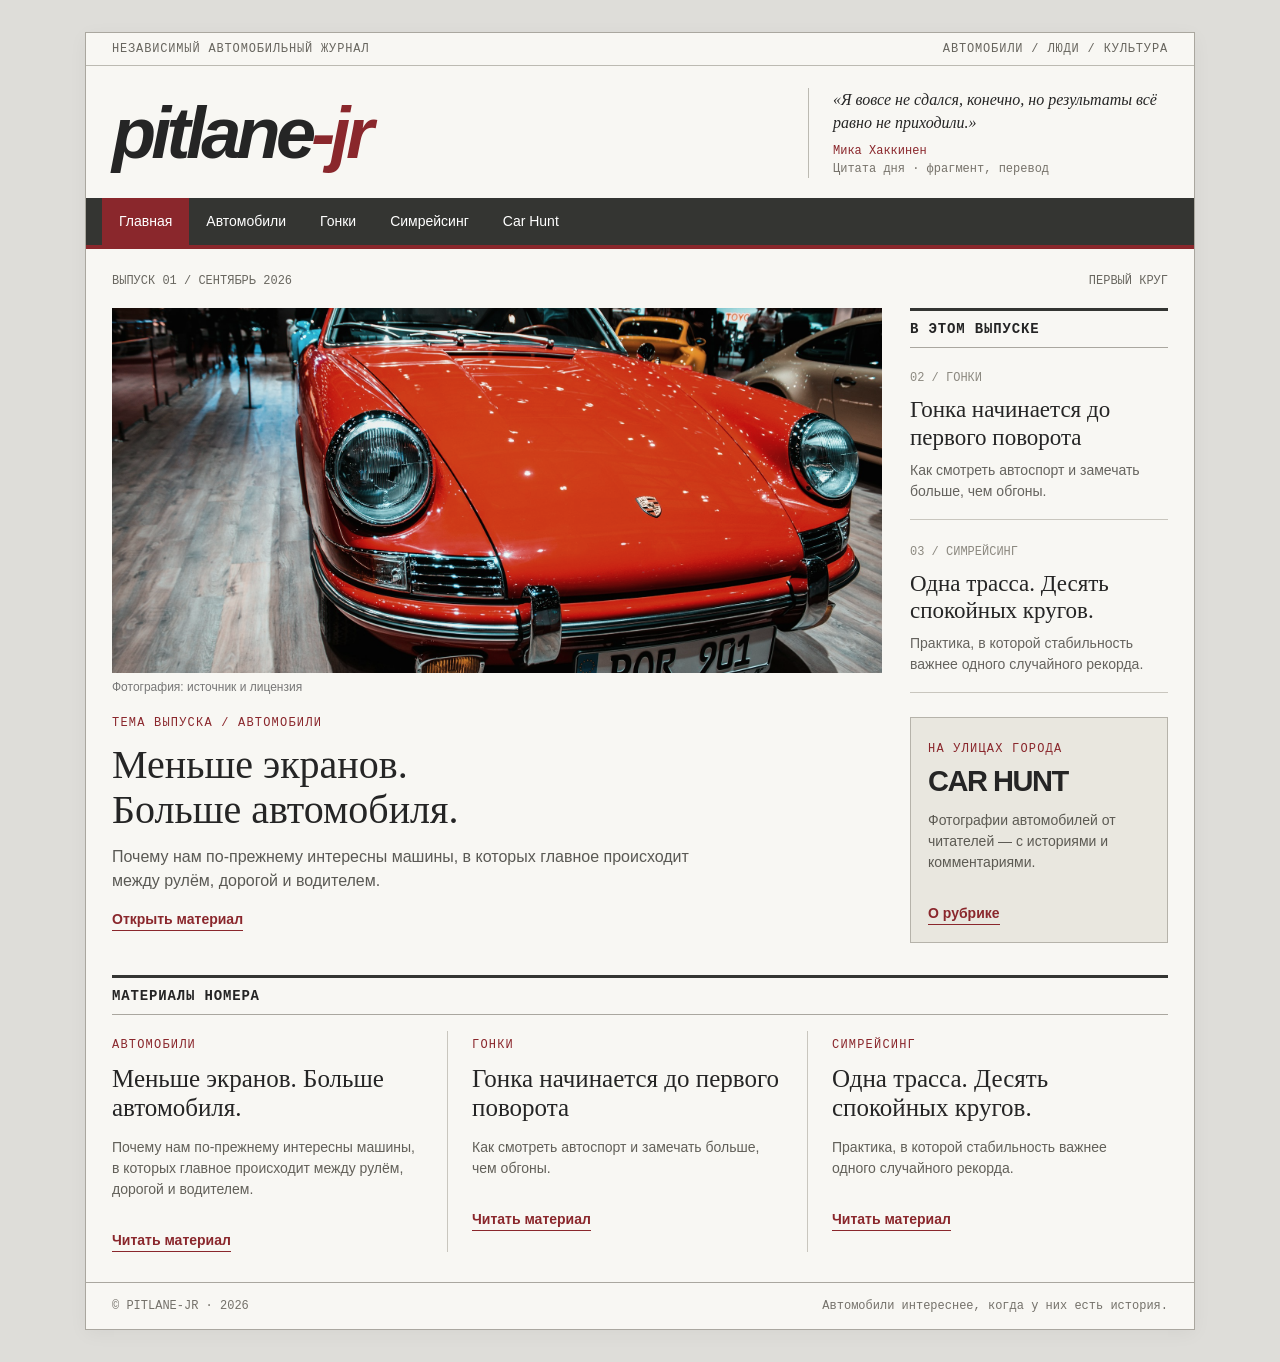
<file: index.html>
<!doctype html><html lang="ru"><head><meta charset="utf-8"><meta name="viewport" content="width=device-width,initial-scale=1"><title>Главная — pitlane-jr</title><meta name="description" content="pitlane-jr — независимый журнал об автомобилях, гонках и симрейсинге."><link rel="stylesheet" href="style.css"><link rel="icon" type="image/svg+xml" href="data:image/svg+xml,%3Csvg xmlns='http://www.w3.org/2000/svg' viewBox='0 0 32 32'%3E%3Crect width='32' height='32' fill='%238a272c'/%3E%3Ctext x='5' y='24' font-family='Arial' font-weight='bold' font-size='23' fill='white'%3EP%3C/text%3E%3C/svg%3E"><script src="quotes.js" defer></script></head><body><div class="shell"><div class="top"><span>НЕЗАВИСИМЫЙ АВТОМОБИЛЬНЫЙ ЖУРНАЛ</span><span>АВТОМОБИЛИ / ЛЮДИ / КУЛЬТУРА</span></div><header class="mast"><a class="logo" href="index.html" aria-label="pitlane-jr — главная">pitlane<span>-jr</span></a><figure class="daily-quote" aria-label="Цитата дня"><blockquote id="quote-text">«Если ты больше не используешь существующий просвет, ты больше не гонщик.»</blockquote><figcaption><a id="quote-author" href="https://www.mclaren.com/racing/heritage/formula-1/drivers/ayrton-senna/10-defining-moments/" title="Источник цитаты; фрагмент в переводе редакции">Айртон Сенна</a><span>Цитата дня · фрагмент, перевод</span></figcaption></figure></header><nav class="nav" aria-label="Основная навигация"><a href="index.html" class="active" aria-current="page">Главная</a><a href="cars.html">Автомобили</a><a href="racing.html">Гонки</a><a href="simracing.html">Симрейсинг</a><a href="car-hunt.html">Car Hunt</a></nav><main class="page"><div class="issue"><span>ВЫПУСК 01 / СЕНТЯБРЬ 2026</span><span>ПЕРВЫЙ КРУГ</span></div><div class="layout"><section class="feature"><a href="analog.html"><img class="hero" src="hero.jpg" alt="Классический спортивный автомобиль"></a><div class="photo-note">Фотография: <a href="photo-credit.html">источник и лицензия</a></div><span class="label">Тема выпуска / Автомобили</span><h1><a href="analog.html">Меньше экранов.<br>Больше автомобиля.</a></h1><p>Почему нам по-прежнему интересны машины, в которых главное происходит между рулём, дорогой и водителем.</p><a class="read" href="analog.html">Открыть материал</a></section><aside class="aside"><h2 class="section-title">В этом выпуске</h2><a class="side-item" href="race-line.html"><span class="num">02 / ГОНКИ</span><h3>Гонка начинается до первого поворота</h3><p>Как смотреть автоспорт и замечать больше, чем обгоны.</p></a><a class="side-item" href="sim-practice.html"><span class="num">03 / СИМРЕЙСИНГ</span><h3>Одна трасса. Десять спокойных кругов.</h3><p>Практика, в которой стабильность важнее одного случайного рекорда.</p></a><div class="hunt"><span class="label">На улицах города</span><h3>CAR HUNT</h3><p>Фотографии автомобилей от читателей — с историями и комментариями.</p><a class="read" href="car-hunt.html">О рубрике</a></div></aside></div><section class="bottom"><h2 class="section-title">Материалы номера</h2><div class="grid"><article class="card"><span class="label">Автомобили</span><h2><a href="analog.html">Меньше экранов. Больше автомобиля.</a></h2><p>Почему нам по-прежнему интересны машины, в которых главное происходит между рулём, дорогой и водителем.</p><a class="read" href="analog.html">Читать материал</a></article><article class="card"><span class="label">Гонки</span><h2><a href="race-line.html">Гонка начинается до первого поворота</a></h2><p>Как смотреть автоспорт и замечать больше, чем обгоны.</p><a class="read" href="race-line.html">Читать материал</a></article><article class="card"><span class="label">Симрейсинг</span><h2><a href="sim-practice.html">Одна трасса. Десять спокойных кругов.</a></h2><p>Практика, в которой стабильность важнее одного случайного рекорда.</p><a class="read" href="sim-practice.html">Читать материал</a></article></div></section></main><footer class="foot"><span>© PITLANE-JR · 2026</span><span>Автомобили интереснее, когда у них есть история.</span></footer></div></body></html>
</file>
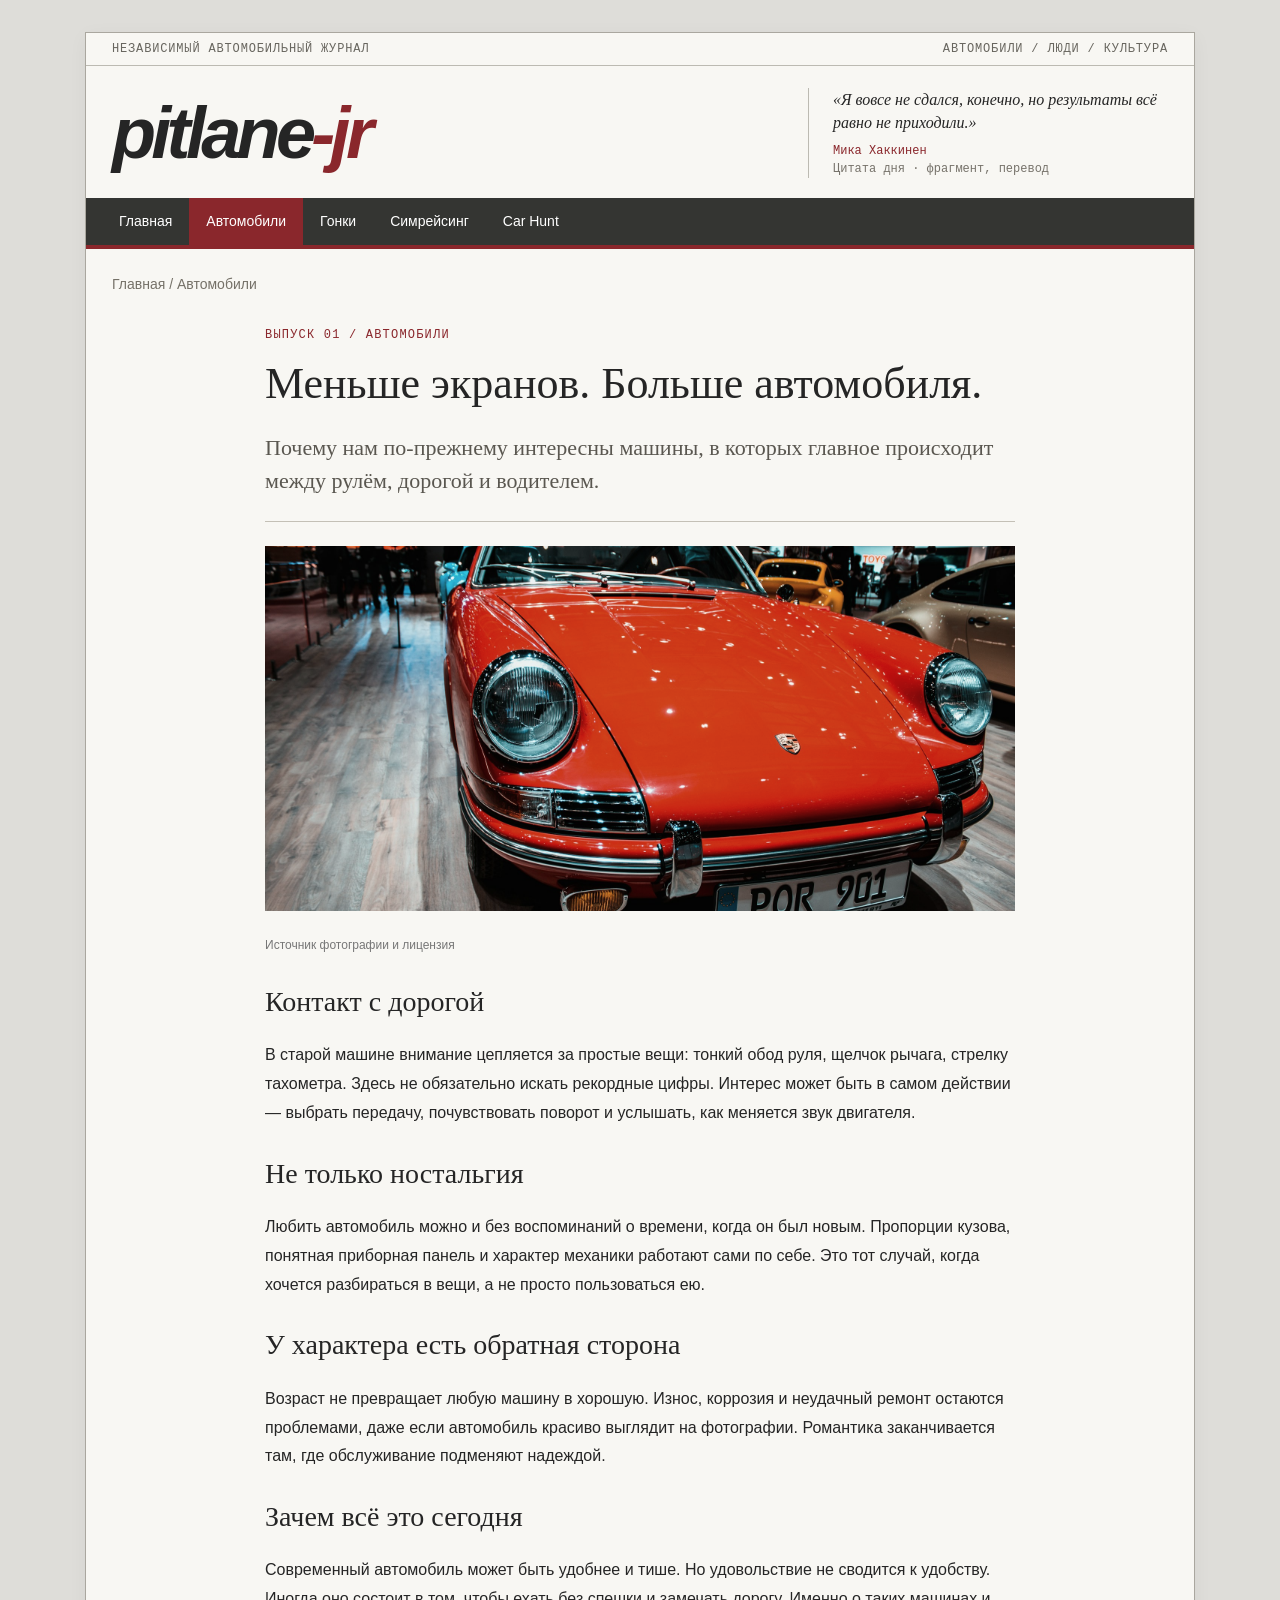
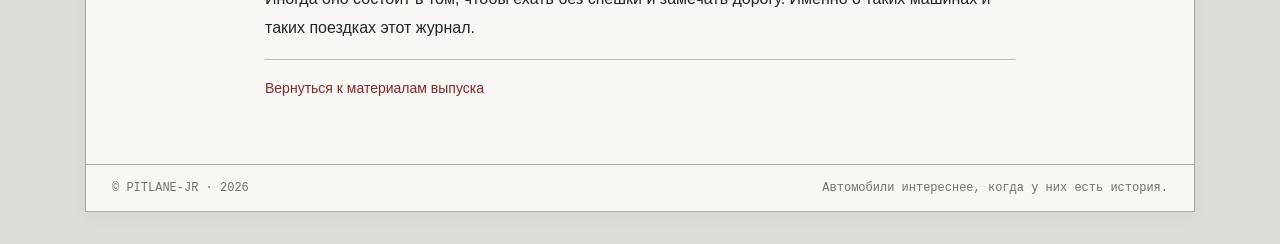
<file: analog.html>
<!doctype html><html lang="ru"><head><meta charset="utf-8"><meta name="viewport" content="width=device-width,initial-scale=1"><title>Меньше экранов. Больше автомобиля. — pitlane-jr</title><meta name="description" content="pitlane-jr — независимый журнал об автомобилях, гонках и симрейсинге."><link rel="stylesheet" href="style.css"><link rel="icon" type="image/svg+xml" href="data:image/svg+xml,%3Csvg xmlns='http://www.w3.org/2000/svg' viewBox='0 0 32 32'%3E%3Crect width='32' height='32' fill='%238a272c'/%3E%3Ctext x='5' y='24' font-family='Arial' font-weight='bold' font-size='23' fill='white'%3EP%3C/text%3E%3C/svg%3E"><script src="quotes.js" defer></script></head><body><div class="shell"><div class="top"><span>НЕЗАВИСИМЫЙ АВТОМОБИЛЬНЫЙ ЖУРНАЛ</span><span>АВТОМОБИЛИ / ЛЮДИ / КУЛЬТУРА</span></div><header class="mast"><a class="logo" href="index.html" aria-label="pitlane-jr — главная">pitlane<span>-jr</span></a><figure class="daily-quote" aria-label="Цитата дня"><blockquote id="quote-text">«Если ты больше не используешь существующий просвет, ты больше не гонщик.»</blockquote><figcaption><a id="quote-author" href="https://www.mclaren.com/racing/heritage/formula-1/drivers/ayrton-senna/10-defining-moments/" title="Источник цитаты; фрагмент в переводе редакции">Айртон Сенна</a><span>Цитата дня · фрагмент, перевод</span></figcaption></figure></header><nav class="nav" aria-label="Основная навигация"><a href="index.html">Главная</a><a href="cars.html" class="active" aria-current="page">Автомобили</a><a href="racing.html">Гонки</a><a href="simracing.html">Симрейсинг</a><a href="car-hunt.html">Car Hunt</a></nav><main class="page"><div class="crumb"><a href="index.html">Главная</a> / Автомобили</div><article class="article"><span class="label">Выпуск 01 / Автомобили</span><h1>Меньше экранов. Больше автомобиля.</h1><p class="intro">Почему нам по-прежнему интересны машины, в которых главное происходит между рулём, дорогой и водителем.</p><img class="hero" src="hero.jpg" alt="Классический спортивный автомобиль"><p class="photo-note"><a href="photo-credit.html">Источник фотографии и лицензия</a></p><h2>Контакт с дорогой</h2><p>В старой машине внимание цепляется за простые вещи: тонкий обод руля, щелчок рычага, стрелку тахометра. Здесь не обязательно искать рекордные цифры. Интерес может быть в самом действии — выбрать передачу, почувствовать поворот и услышать, как меняется звук двигателя.</p><h2>Не только ностальгия</h2><p>Любить автомобиль можно и без воспоминаний о времени, когда он был новым. Пропорции кузова, понятная приборная панель и характер механики работают сами по себе. Это тот случай, когда хочется разбираться в вещи, а не просто пользоваться ею.</p><h2>У характера есть обратная сторона</h2><p>Возраст не превращает любую машину в хорошую. Износ, коррозия и неудачный ремонт остаются проблемами, даже если автомобиль красиво выглядит на фотографии. Романтика заканчивается там, где обслуживание подменяют надеждой.</p><h2>Зачем всё это сегодня</h2><p>Современный автомобиль может быть удобнее и тише. Но удовольствие не сводится к удобству. Иногда оно состоит в том, чтобы ехать без спешки и замечать дорогу. Именно о таких машинах и таких поездках этот журнал.</p><a class="back" href="index.html">Вернуться к материалам выпуска</a></article></main><footer class="foot"><span>© PITLANE-JR · 2026</span><span>Автомобили интереснее, когда у них есть история.</span></footer></div></body></html>
</file>
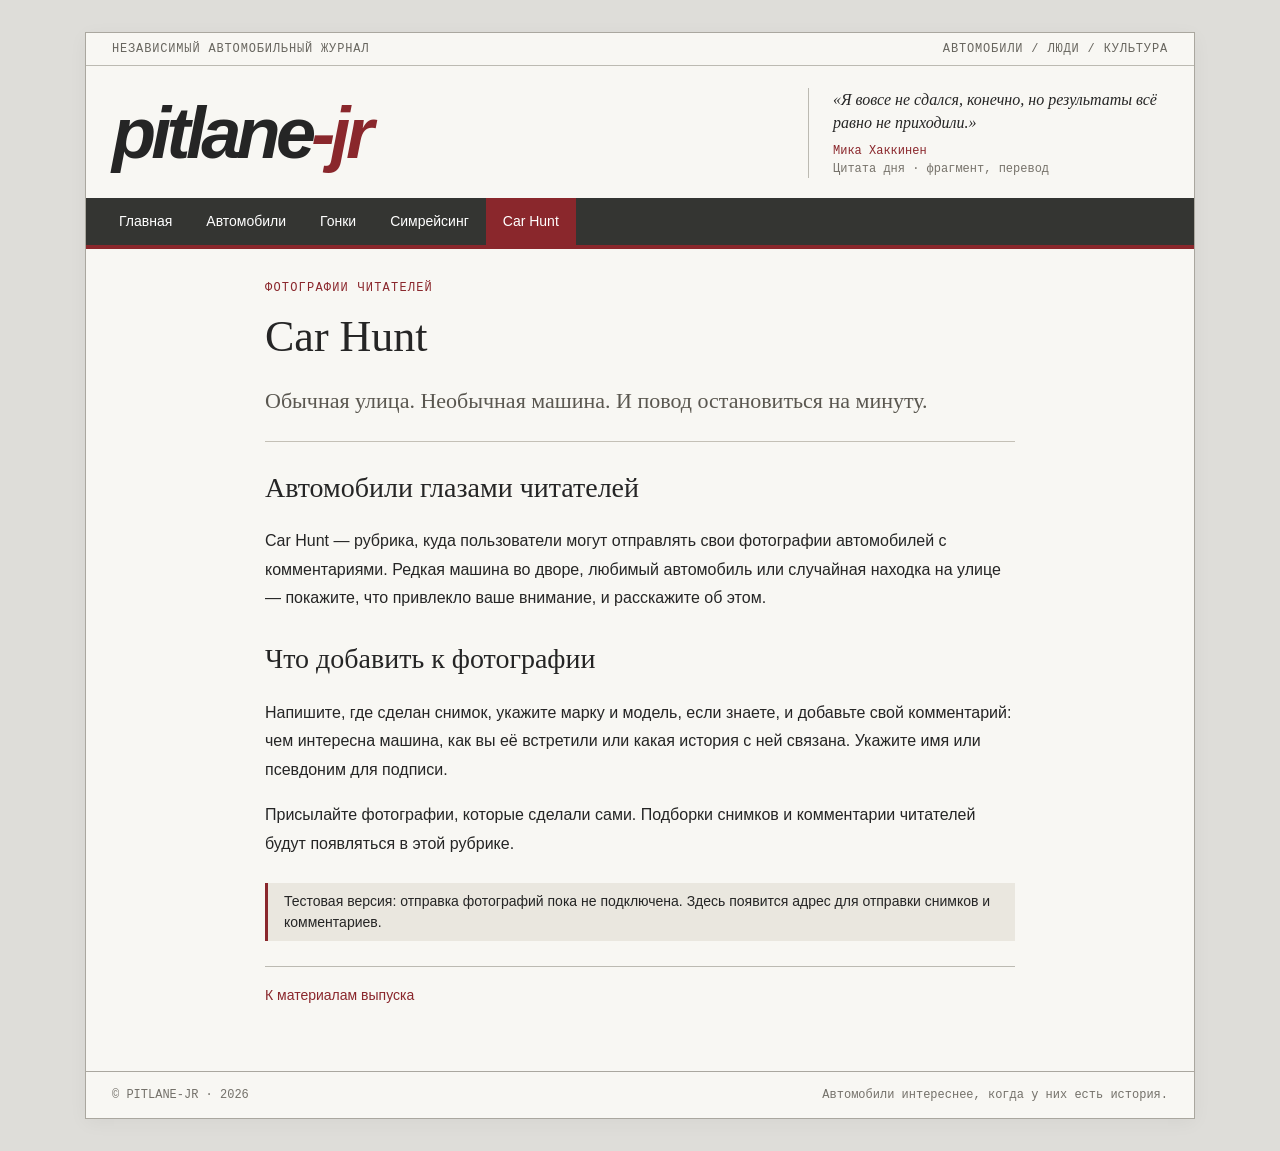
<file: car-hunt.html>
<!doctype html><html lang="ru"><head><meta charset="utf-8"><meta name="viewport" content="width=device-width,initial-scale=1"><title>Car Hunt — pitlane-jr</title><meta name="description" content="pitlane-jr — независимый журнал об автомобилях, гонках и симрейсинге."><link rel="stylesheet" href="style.css"><link rel="icon" type="image/svg+xml" href="data:image/svg+xml,%3Csvg xmlns='http://www.w3.org/2000/svg' viewBox='0 0 32 32'%3E%3Crect width='32' height='32' fill='%238a272c'/%3E%3Ctext x='5' y='24' font-family='Arial' font-weight='bold' font-size='23' fill='white'%3EP%3C/text%3E%3C/svg%3E"><script src="quotes.js" defer></script></head><body><div class="shell"><div class="top"><span>НЕЗАВИСИМЫЙ АВТОМОБИЛЬНЫЙ ЖУРНАЛ</span><span>АВТОМОБИЛИ / ЛЮДИ / КУЛЬТУРА</span></div><header class="mast"><a class="logo" href="index.html" aria-label="pitlane-jr — главная">pitlane<span>-jr</span></a><figure class="daily-quote" aria-label="Цитата дня"><blockquote id="quote-text">«Если ты больше не используешь существующий просвет, ты больше не гонщик.»</blockquote><figcaption><a id="quote-author" href="https://www.mclaren.com/racing/heritage/formula-1/drivers/ayrton-senna/10-defining-moments/" title="Источник цитаты; фрагмент в переводе редакции">Айртон Сенна</a><span>Цитата дня · фрагмент, перевод</span></figcaption></figure></header><nav class="nav" aria-label="Основная навигация"><a href="index.html">Главная</a><a href="cars.html">Автомобили</a><a href="racing.html">Гонки</a><a href="simracing.html">Симрейсинг</a><a href="car-hunt.html" class="active" aria-current="page">Car Hunt</a></nav><main class="page"><article class="article"><span class="label">Фотографии читателей</span><h1>Car Hunt</h1><p class="intro">Обычная улица. Необычная машина. И повод остановиться на минуту.</p><h2>Автомобили глазами читателей</h2><p>Car Hunt — рубрика, куда пользователи могут отправлять свои фотографии автомобилей с комментариями. Редкая машина во дворе, любимый автомобиль или случайная находка на улице — покажите, что привлекло ваше внимание, и расскажите об этом.</p><h2>Что добавить к фотографии</h2><p>Напишите, где сделан снимок, укажите марку и модель, если знаете, и добавьте свой комментарий: чем интересна машина, как вы её встретили или какая история с ней связана. Укажите имя или псевдоним для подписи.</p><p>Присылайте фотографии, которые сделали сами. Подборки снимков и комментарии читателей будут появляться в этой рубрике.</p><div class="editor-note">Тестовая версия: отправка фотографий пока не подключена. Здесь появится адрес для отправки снимков и комментариев.</div><a class="back" href="index.html">К материалам выпуска</a></article></main><footer class="foot"><span>© PITLANE-JR · 2026</span><span>Автомобили интереснее, когда у них есть история.</span></footer></div></body></html>
</file>
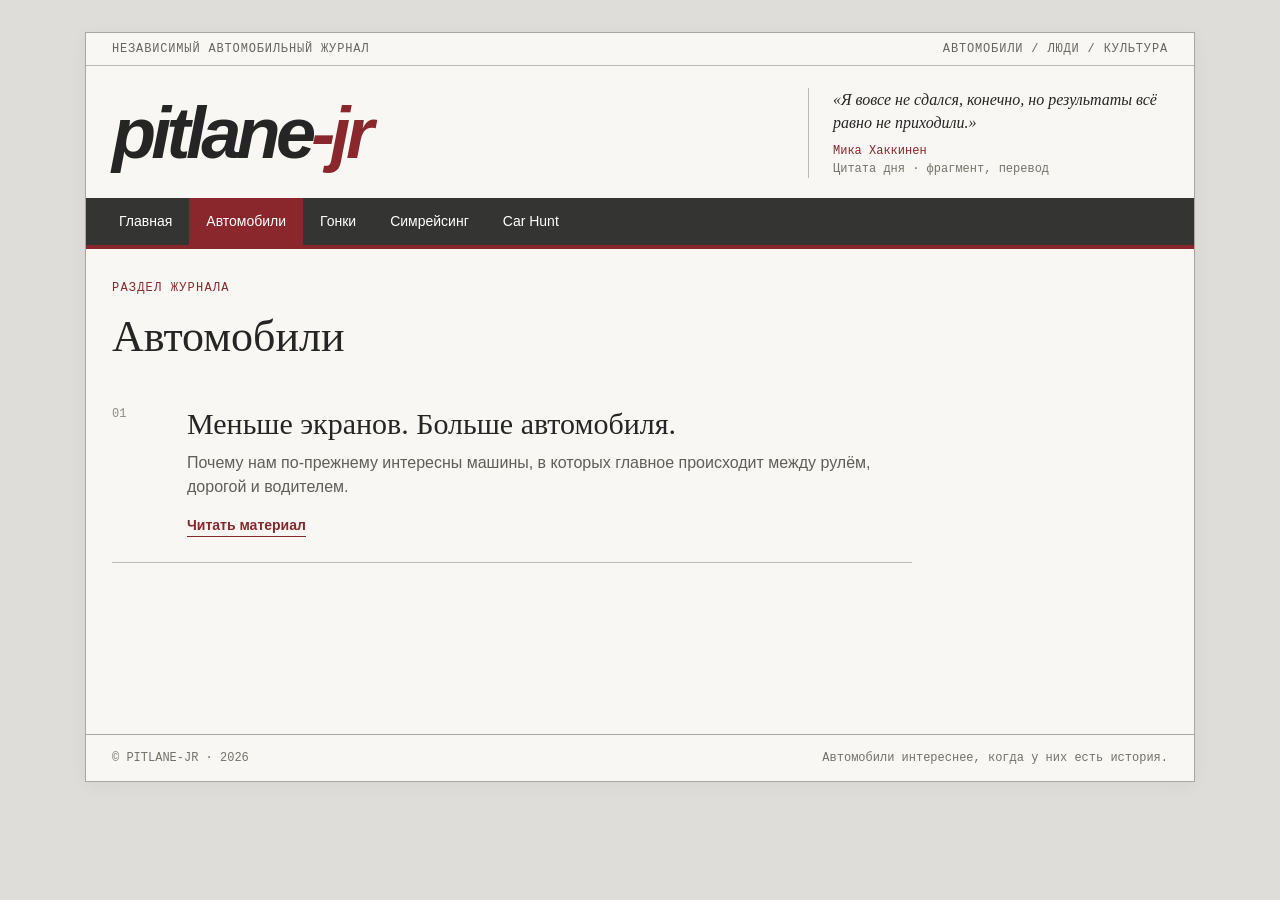
<file: cars.html>
<!doctype html><html lang="ru"><head><meta charset="utf-8"><meta name="viewport" content="width=device-width,initial-scale=1"><title>Автомобили — pitlane-jr</title><meta name="description" content="pitlane-jr — независимый журнал об автомобилях, гонках и симрейсинге."><link rel="stylesheet" href="style.css"><link rel="icon" type="image/svg+xml" href="data:image/svg+xml,%3Csvg xmlns='http://www.w3.org/2000/svg' viewBox='0 0 32 32'%3E%3Crect width='32' height='32' fill='%238a272c'/%3E%3Ctext x='5' y='24' font-family='Arial' font-weight='bold' font-size='23' fill='white'%3EP%3C/text%3E%3C/svg%3E"><script src="quotes.js" defer></script></head><body><div class="shell"><div class="top"><span>НЕЗАВИСИМЫЙ АВТОМОБИЛЬНЫЙ ЖУРНАЛ</span><span>АВТОМОБИЛИ / ЛЮДИ / КУЛЬТУРА</span></div><header class="mast"><a class="logo" href="index.html" aria-label="pitlane-jr — главная">pitlane<span>-jr</span></a><figure class="daily-quote" aria-label="Цитата дня"><blockquote id="quote-text">«Если ты больше не используешь существующий просвет, ты больше не гонщик.»</blockquote><figcaption><a id="quote-author" href="https://www.mclaren.com/racing/heritage/formula-1/drivers/ayrton-senna/10-defining-moments/" title="Источник цитаты; фрагмент в переводе редакции">Айртон Сенна</a><span>Цитата дня · фрагмент, перевод</span></figcaption></figure></header><nav class="nav" aria-label="Основная навигация"><a href="index.html">Главная</a><a href="cars.html" class="active" aria-current="page">Автомобили</a><a href="racing.html">Гонки</a><a href="simracing.html">Симрейсинг</a><a href="car-hunt.html">Car Hunt</a></nav><main class="page"><section class="category"><span class="label">Раздел журнала</span><h1>Автомобили</h1><article class="list-item"><span class="num">01</span><div><h2><a href="analog.html">Меньше экранов. Больше автомобиля.</a></h2><p>Почему нам по-прежнему интересны машины, в которых главное происходит между рулём, дорогой и водителем.</p><a class="read" href="analog.html">Читать материал</a></div></article></section></main><footer class="foot"><span>© PITLANE-JR · 2026</span><span>Автомобили интереснее, когда у них есть история.</span></footer></div></body></html>
</file>
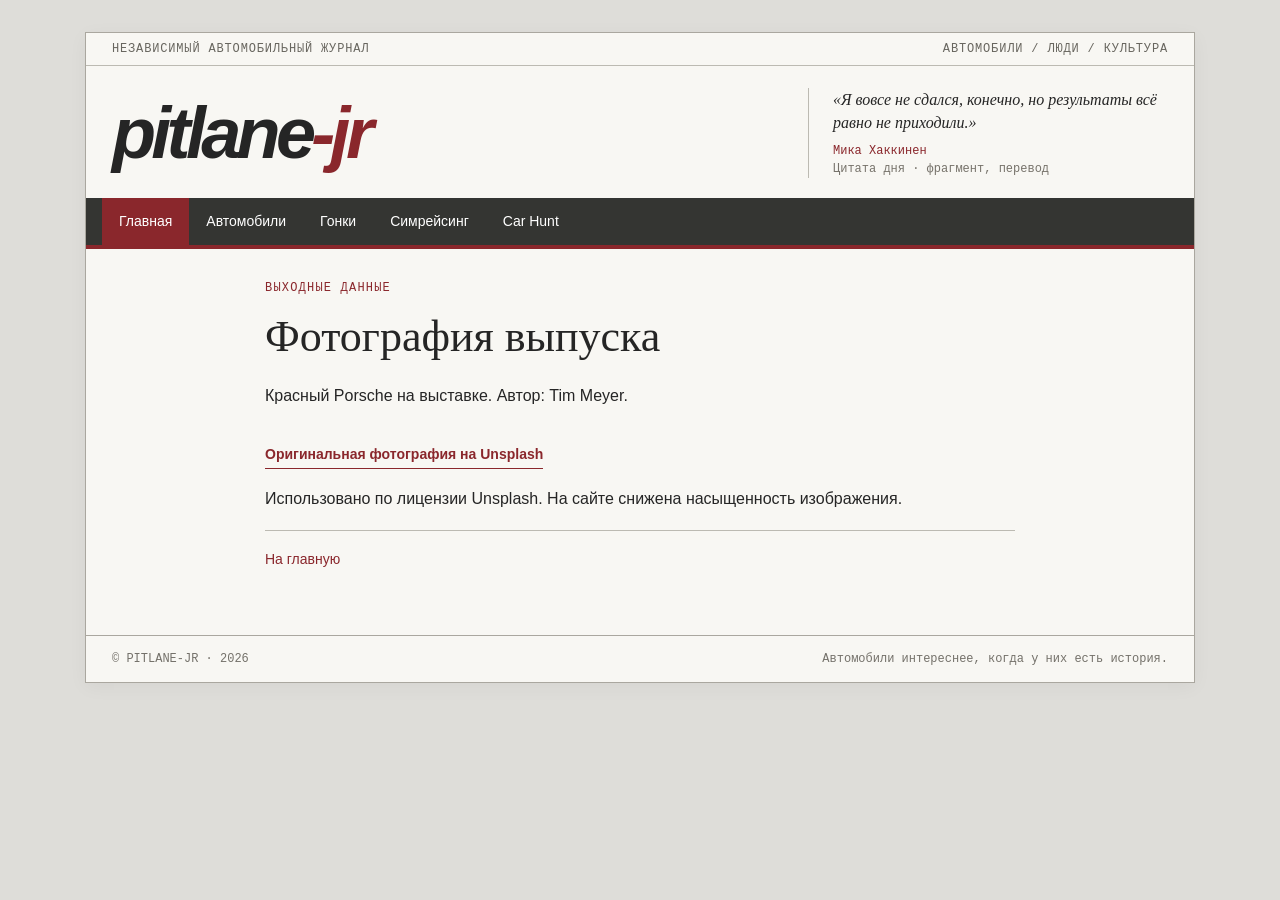
<file: photo-credit.html>
<!doctype html><html lang="ru"><head><meta charset="utf-8"><meta name="viewport" content="width=device-width,initial-scale=1"><title>Источник фотографии — pitlane-jr</title><meta name="description" content="pitlane-jr — независимый журнал об автомобилях, гонках и симрейсинге."><link rel="stylesheet" href="style.css"><link rel="icon" type="image/svg+xml" href="data:image/svg+xml,%3Csvg xmlns='http://www.w3.org/2000/svg' viewBox='0 0 32 32'%3E%3Crect width='32' height='32' fill='%238a272c'/%3E%3Ctext x='5' y='24' font-family='Arial' font-weight='bold' font-size='23' fill='white'%3EP%3C/text%3E%3C/svg%3E"><script src="quotes.js" defer></script></head><body><div class="shell"><div class="top"><span>НЕЗАВИСИМЫЙ АВТОМОБИЛЬНЫЙ ЖУРНАЛ</span><span>АВТОМОБИЛИ / ЛЮДИ / КУЛЬТУРА</span></div><header class="mast"><a class="logo" href="index.html" aria-label="pitlane-jr — главная">pitlane<span>-jr</span></a><figure class="daily-quote" aria-label="Цитата дня"><blockquote id="quote-text">«Если ты больше не используешь существующий просвет, ты больше не гонщик.»</blockquote><figcaption><a id="quote-author" href="https://www.mclaren.com/racing/heritage/formula-1/drivers/ayrton-senna/10-defining-moments/" title="Источник цитаты; фрагмент в переводе редакции">Айртон Сенна</a><span>Цитата дня · фрагмент, перевод</span></figcaption></figure></header><nav class="nav" aria-label="Основная навигация"><a href="index.html" class="active" aria-current="page">Главная</a><a href="cars.html">Автомобили</a><a href="racing.html">Гонки</a><a href="simracing.html">Симрейсинг</a><a href="car-hunt.html">Car Hunt</a></nav><main class="page"><article class="article"><span class="label">Выходные данные</span><h1>Фотография выпуска</h1><p>Красный Porsche на выставке. Автор: Tim Meyer.</p><p><a class="read" href="https://unsplash.com/photos/classic-red-porsche-car-N47cWsXW3RQ">Оригинальная фотография на Unsplash</a></p><p>Использовано по <a href="https://unsplash.com/license">лицензии Unsplash</a>. На сайте снижена насыщенность изображения.</p><a class="back" href="index.html">На главную</a></article></main><footer class="foot"><span>© PITLANE-JR · 2026</span><span>Автомобили интереснее, когда у них есть история.</span></footer></div></body></html>
</file>
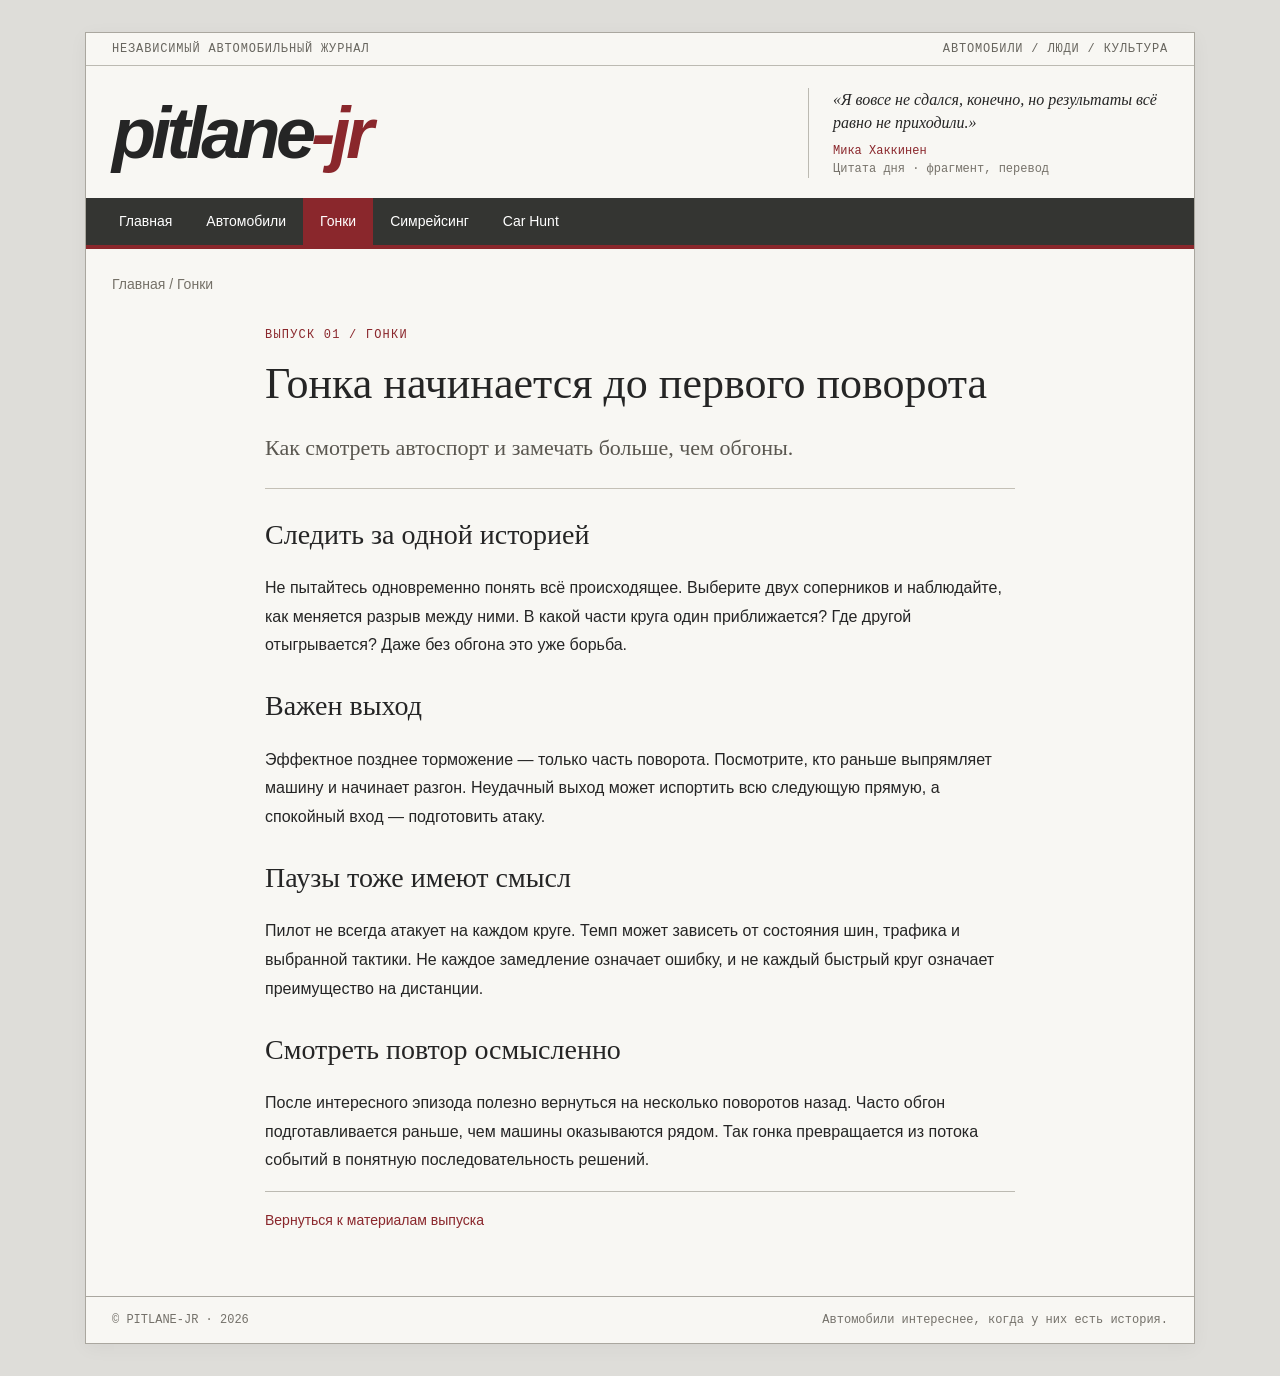
<file: race-line.html>
<!doctype html><html lang="ru"><head><meta charset="utf-8"><meta name="viewport" content="width=device-width,initial-scale=1"><title>Гонка начинается до первого поворота — pitlane-jr</title><meta name="description" content="pitlane-jr — независимый журнал об автомобилях, гонках и симрейсинге."><link rel="stylesheet" href="style.css"><link rel="icon" type="image/svg+xml" href="data:image/svg+xml,%3Csvg xmlns='http://www.w3.org/2000/svg' viewBox='0 0 32 32'%3E%3Crect width='32' height='32' fill='%238a272c'/%3E%3Ctext x='5' y='24' font-family='Arial' font-weight='bold' font-size='23' fill='white'%3EP%3C/text%3E%3C/svg%3E"><script src="quotes.js" defer></script></head><body><div class="shell"><div class="top"><span>НЕЗАВИСИМЫЙ АВТОМОБИЛЬНЫЙ ЖУРНАЛ</span><span>АВТОМОБИЛИ / ЛЮДИ / КУЛЬТУРА</span></div><header class="mast"><a class="logo" href="index.html" aria-label="pitlane-jr — главная">pitlane<span>-jr</span></a><figure class="daily-quote" aria-label="Цитата дня"><blockquote id="quote-text">«Если ты больше не используешь существующий просвет, ты больше не гонщик.»</blockquote><figcaption><a id="quote-author" href="https://www.mclaren.com/racing/heritage/formula-1/drivers/ayrton-senna/10-defining-moments/" title="Источник цитаты; фрагмент в переводе редакции">Айртон Сенна</a><span>Цитата дня · фрагмент, перевод</span></figcaption></figure></header><nav class="nav" aria-label="Основная навигация"><a href="index.html">Главная</a><a href="cars.html">Автомобили</a><a href="racing.html" class="active" aria-current="page">Гонки</a><a href="simracing.html">Симрейсинг</a><a href="car-hunt.html">Car Hunt</a></nav><main class="page"><div class="crumb"><a href="index.html">Главная</a> / Гонки</div><article class="article"><span class="label">Выпуск 01 / Гонки</span><h1>Гонка начинается до первого поворота</h1><p class="intro">Как смотреть автоспорт и замечать больше, чем обгоны.</p><h2>Следить за одной историей</h2><p>Не пытайтесь одновременно понять всё происходящее. Выберите двух соперников и наблюдайте, как меняется разрыв между ними. В какой части круга один приближается? Где другой отыгрывается? Даже без обгона это уже борьба.</p><h2>Важен выход</h2><p>Эффектное позднее торможение — только часть поворота. Посмотрите, кто раньше выпрямляет машину и начинает разгон. Неудачный выход может испортить всю следующую прямую, а спокойный вход — подготовить атаку.</p><h2>Паузы тоже имеют смысл</h2><p>Пилот не всегда атакует на каждом круге. Темп может зависеть от состояния шин, трафика и выбранной тактики. Не каждое замедление означает ошибку, и не каждый быстрый круг означает преимущество на дистанции.</p><h2>Смотреть повтор осмысленно</h2><p>После интересного эпизода полезно вернуться на несколько поворотов назад. Часто обгон подготавливается раньше, чем машины оказываются рядом. Так гонка превращается из потока событий в понятную последовательность решений.</p><a class="back" href="index.html">Вернуться к материалам выпуска</a></article></main><footer class="foot"><span>© PITLANE-JR · 2026</span><span>Автомобили интереснее, когда у них есть история.</span></footer></div></body></html>
</file>
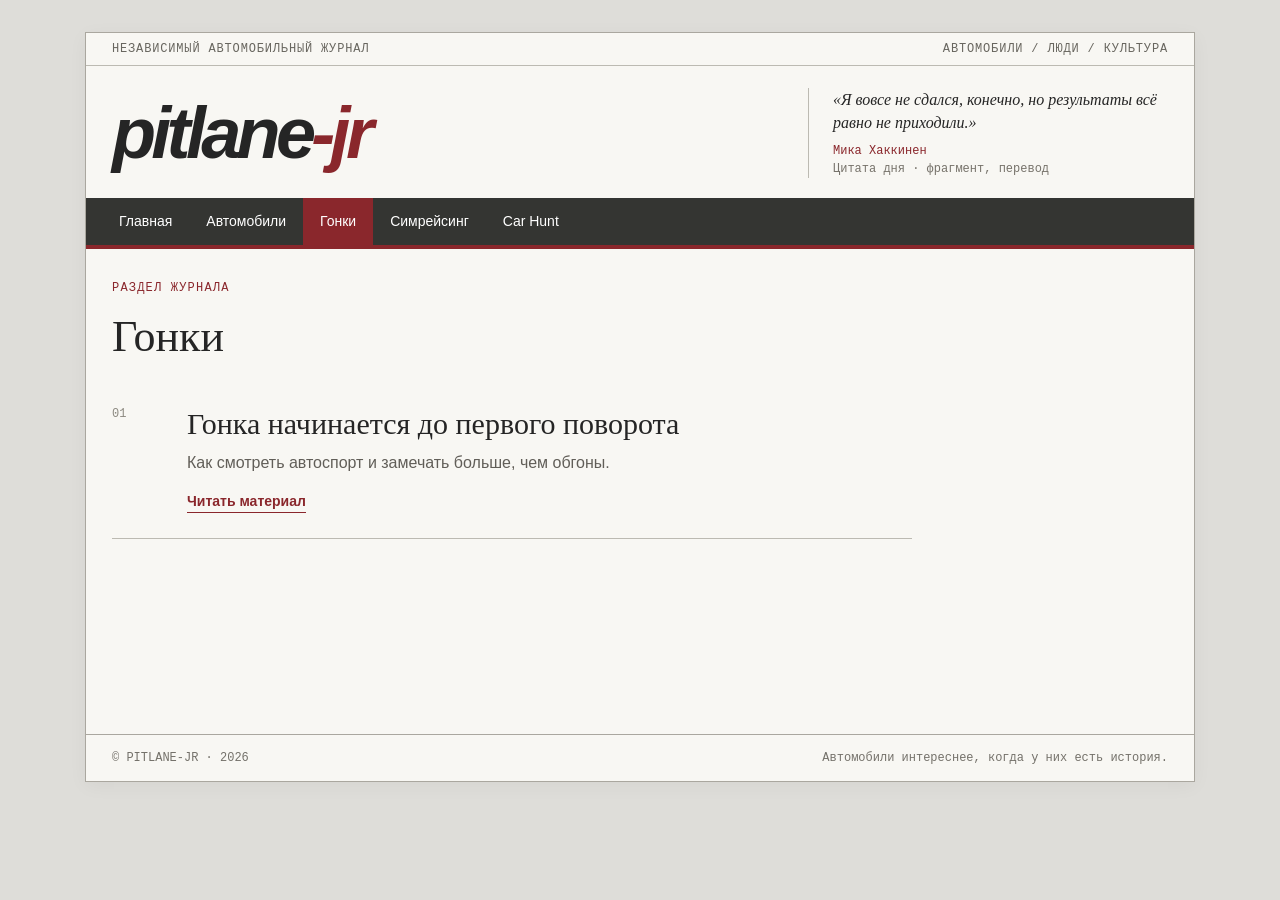
<file: racing.html>
<!doctype html><html lang="ru"><head><meta charset="utf-8"><meta name="viewport" content="width=device-width,initial-scale=1"><title>Гонки — pitlane-jr</title><meta name="description" content="pitlane-jr — независимый журнал об автомобилях, гонках и симрейсинге."><link rel="stylesheet" href="style.css"><link rel="icon" type="image/svg+xml" href="data:image/svg+xml,%3Csvg xmlns='http://www.w3.org/2000/svg' viewBox='0 0 32 32'%3E%3Crect width='32' height='32' fill='%238a272c'/%3E%3Ctext x='5' y='24' font-family='Arial' font-weight='bold' font-size='23' fill='white'%3EP%3C/text%3E%3C/svg%3E"><script src="quotes.js" defer></script></head><body><div class="shell"><div class="top"><span>НЕЗАВИСИМЫЙ АВТОМОБИЛЬНЫЙ ЖУРНАЛ</span><span>АВТОМОБИЛИ / ЛЮДИ / КУЛЬТУРА</span></div><header class="mast"><a class="logo" href="index.html" aria-label="pitlane-jr — главная">pitlane<span>-jr</span></a><figure class="daily-quote" aria-label="Цитата дня"><blockquote id="quote-text">«Если ты больше не используешь существующий просвет, ты больше не гонщик.»</blockquote><figcaption><a id="quote-author" href="https://www.mclaren.com/racing/heritage/formula-1/drivers/ayrton-senna/10-defining-moments/" title="Источник цитаты; фрагмент в переводе редакции">Айртон Сенна</a><span>Цитата дня · фрагмент, перевод</span></figcaption></figure></header><nav class="nav" aria-label="Основная навигация"><a href="index.html">Главная</a><a href="cars.html">Автомобили</a><a href="racing.html" class="active" aria-current="page">Гонки</a><a href="simracing.html">Симрейсинг</a><a href="car-hunt.html">Car Hunt</a></nav><main class="page"><section class="category"><span class="label">Раздел журнала</span><h1>Гонки</h1><article class="list-item"><span class="num">01</span><div><h2><a href="race-line.html">Гонка начинается до первого поворота</a></h2><p>Как смотреть автоспорт и замечать больше, чем обгоны.</p><a class="read" href="race-line.html">Читать материал</a></div></article></section></main><footer class="foot"><span>© PITLANE-JR · 2026</span><span>Автомобили интереснее, когда у них есть история.</span></footer></div></body></html>
</file>
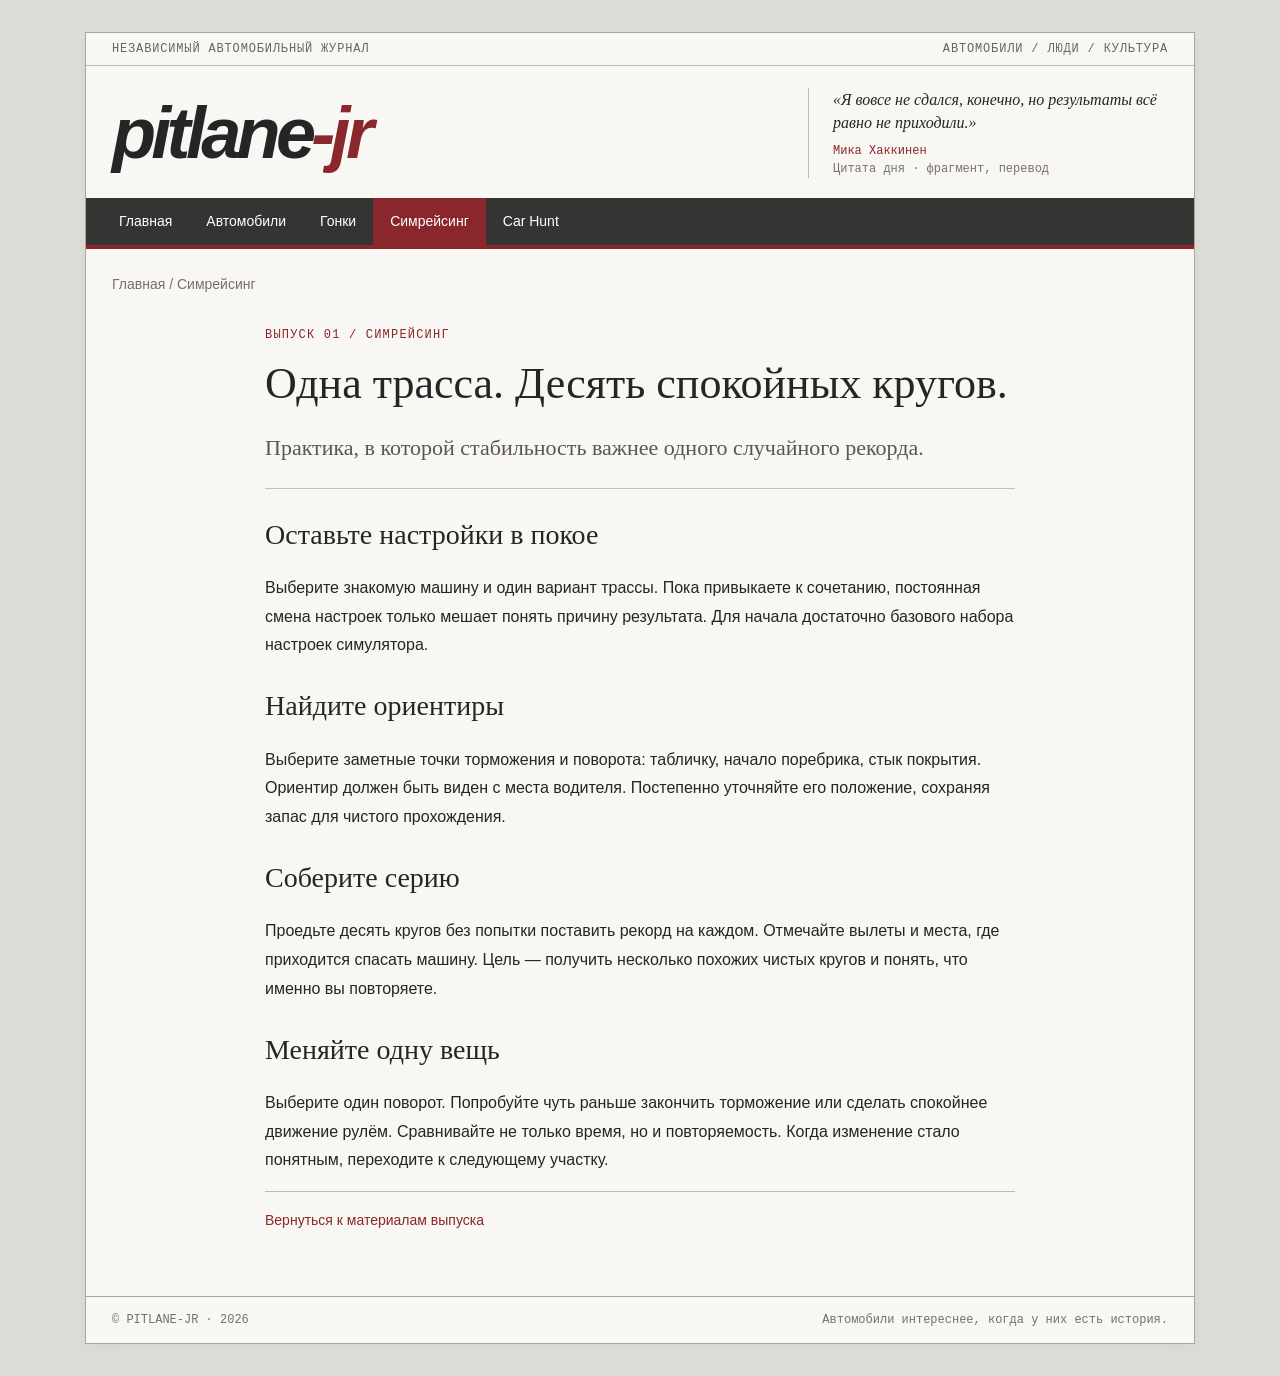
<file: sim-practice.html>
<!doctype html><html lang="ru"><head><meta charset="utf-8"><meta name="viewport" content="width=device-width,initial-scale=1"><title>Одна трасса. Десять спокойных кругов. — pitlane-jr</title><meta name="description" content="pitlane-jr — независимый журнал об автомобилях, гонках и симрейсинге."><link rel="stylesheet" href="style.css"><link rel="icon" type="image/svg+xml" href="data:image/svg+xml,%3Csvg xmlns='http://www.w3.org/2000/svg' viewBox='0 0 32 32'%3E%3Crect width='32' height='32' fill='%238a272c'/%3E%3Ctext x='5' y='24' font-family='Arial' font-weight='bold' font-size='23' fill='white'%3EP%3C/text%3E%3C/svg%3E"><script src="quotes.js" defer></script></head><body><div class="shell"><div class="top"><span>НЕЗАВИСИМЫЙ АВТОМОБИЛЬНЫЙ ЖУРНАЛ</span><span>АВТОМОБИЛИ / ЛЮДИ / КУЛЬТУРА</span></div><header class="mast"><a class="logo" href="index.html" aria-label="pitlane-jr — главная">pitlane<span>-jr</span></a><figure class="daily-quote" aria-label="Цитата дня"><blockquote id="quote-text">«Если ты больше не используешь существующий просвет, ты больше не гонщик.»</blockquote><figcaption><a id="quote-author" href="https://www.mclaren.com/racing/heritage/formula-1/drivers/ayrton-senna/10-defining-moments/" title="Источник цитаты; фрагмент в переводе редакции">Айртон Сенна</a><span>Цитата дня · фрагмент, перевод</span></figcaption></figure></header><nav class="nav" aria-label="Основная навигация"><a href="index.html">Главная</a><a href="cars.html">Автомобили</a><a href="racing.html">Гонки</a><a href="simracing.html" class="active" aria-current="page">Симрейсинг</a><a href="car-hunt.html">Car Hunt</a></nav><main class="page"><div class="crumb"><a href="index.html">Главная</a> / Симрейсинг</div><article class="article"><span class="label">Выпуск 01 / Симрейсинг</span><h1>Одна трасса. Десять спокойных кругов.</h1><p class="intro">Практика, в которой стабильность важнее одного случайного рекорда.</p><h2>Оставьте настройки в покое</h2><p>Выберите знакомую машину и один вариант трассы. Пока привыкаете к сочетанию, постоянная смена настроек только мешает понять причину результата. Для начала достаточно базового набора настроек симулятора.</p><h2>Найдите ориентиры</h2><p>Выберите заметные точки торможения и поворота: табличку, начало поребрика, стык покрытия. Ориентир должен быть виден с места водителя. Постепенно уточняйте его положение, сохраняя запас для чистого прохождения.</p><h2>Соберите серию</h2><p>Проедьте десять кругов без попытки поставить рекорд на каждом. Отмечайте вылеты и места, где приходится спасать машину. Цель — получить несколько похожих чистых кругов и понять, что именно вы повторяете.</p><h2>Меняйте одну вещь</h2><p>Выберите один поворот. Попробуйте чуть раньше закончить торможение или сделать спокойнее движение рулём. Сравнивайте не только время, но и повторяемость. Когда изменение стало понятным, переходите к следующему участку.</p><a class="back" href="index.html">Вернуться к материалам выпуска</a></article></main><footer class="foot"><span>© PITLANE-JR · 2026</span><span>Автомобили интереснее, когда у них есть история.</span></footer></div></body></html>
</file>
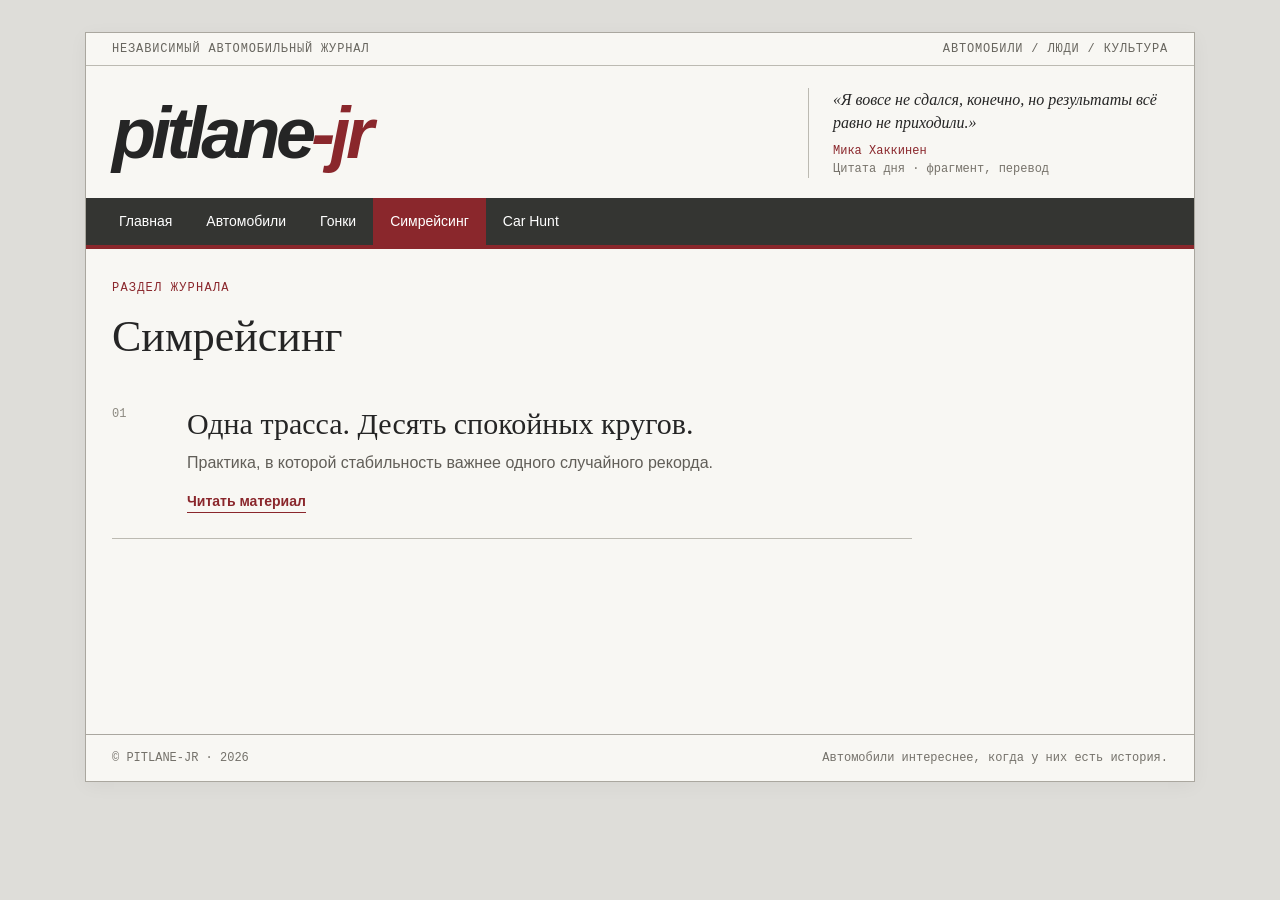
<file: simracing.html>
<!doctype html><html lang="ru"><head><meta charset="utf-8"><meta name="viewport" content="width=device-width,initial-scale=1"><title>Симрейсинг — pitlane-jr</title><meta name="description" content="pitlane-jr — независимый журнал об автомобилях, гонках и симрейсинге."><link rel="stylesheet" href="style.css"><link rel="icon" type="image/svg+xml" href="data:image/svg+xml,%3Csvg xmlns='http://www.w3.org/2000/svg' viewBox='0 0 32 32'%3E%3Crect width='32' height='32' fill='%238a272c'/%3E%3Ctext x='5' y='24' font-family='Arial' font-weight='bold' font-size='23' fill='white'%3EP%3C/text%3E%3C/svg%3E"><script src="quotes.js" defer></script></head><body><div class="shell"><div class="top"><span>НЕЗАВИСИМЫЙ АВТОМОБИЛЬНЫЙ ЖУРНАЛ</span><span>АВТОМОБИЛИ / ЛЮДИ / КУЛЬТУРА</span></div><header class="mast"><a class="logo" href="index.html" aria-label="pitlane-jr — главная">pitlane<span>-jr</span></a><figure class="daily-quote" aria-label="Цитата дня"><blockquote id="quote-text">«Если ты больше не используешь существующий просвет, ты больше не гонщик.»</blockquote><figcaption><a id="quote-author" href="https://www.mclaren.com/racing/heritage/formula-1/drivers/ayrton-senna/10-defining-moments/" title="Источник цитаты; фрагмент в переводе редакции">Айртон Сенна</a><span>Цитата дня · фрагмент, перевод</span></figcaption></figure></header><nav class="nav" aria-label="Основная навигация"><a href="index.html">Главная</a><a href="cars.html">Автомобили</a><a href="racing.html">Гонки</a><a href="simracing.html" class="active" aria-current="page">Симрейсинг</a><a href="car-hunt.html">Car Hunt</a></nav><main class="page"><section class="category"><span class="label">Раздел журнала</span><h1>Симрейсинг</h1><article class="list-item"><span class="num">01</span><div><h2><a href="sim-practice.html">Одна трасса. Десять спокойных кругов.</a></h2><p>Практика, в которой стабильность важнее одного случайного рекорда.</p><a class="read" href="sim-practice.html">Читать материал</a></div></article></section></main><footer class="foot"><span>© PITLANE-JR · 2026</span><span>Автомобили интереснее, когда у них есть история.</span></footer></div></body></html>
</file>
<file: style.css>
*{box-sizing:border-box}html{background:#deddd9;color:#252525}body{margin:0;font-family:Arial,Helvetica,sans-serif;font-size:16px;line-height:1.5}a{color:inherit;text-decoration:none}a:hover{text-decoration:underline;color:#8a272c}a:focus-visible{outline:3px solid #8a272c;outline-offset:4px}.shell{max-width:1110px;margin:32px auto;background:#f8f7f3;border:1px solid #aaa79f;box-shadow:0 4px 18px #0000000b}.top{display:flex;justify-content:space-between;border-bottom:1px solid #bcbab2;padding:9px 26px;font:12px 'Courier New',monospace;color:#68665f;letter-spacing:.07em}.mast{padding:22px 26px 20px;display:flex;align-items:center;justify-content:space-between}.logo{font-size:clamp(35px,6vw,67px);font-weight:900;letter-spacing:-.065em;line-height:1;font-style:italic}.logo span{color:#8a272c}.mast p{font:14px 'Courier New',monospace;margin:0;border-left:1px solid #bcbab2;padding-left:22px}.nav{display:flex;background:#343532;padding:0 16px;border-bottom:4px solid #8a272c;flex-wrap:wrap}.nav a{color:#fff;padding:13px 17px;font-size:14px}.nav a.active,.nav a:hover{background:#8a272c;text-decoration:none}.page{padding:25px 26px 30px}.issue{display:flex;justify-content:space-between;font:12px 'Courier New',monospace;color:#696760;margin-bottom:20px}.layout{display:grid;grid-template-columns:minmax(0,1fr) 258px;gap:28px}.feature{display:block}.hero{display:block;width:100%;height:365px;object-fit:cover;background:#d0cec7;filter:saturate(.72)}.photo-note{font-size:12px;color:#777;margin:5px 0 13px}.label{font:12px 'Courier New',monospace;color:#8a272c;text-transform:uppercase;letter-spacing:.1em}.feature h1{font-family:Georgia,serif;font-weight:normal;font-size:40px;line-height:1.12;margin:10px 0 12px}.feature p{margin:0;color:#5a5954;max-width:620px}.read{display:inline-block;font-size:14px;font-weight:bold;color:#8a272c;margin-top:16px;border-bottom:1px solid #8a272c}.section-title{font: bold 14px 'Courier New',monospace;letter-spacing:.06em;text-transform:uppercase;border-top:3px solid #343532;border-bottom:1px solid #aaa79f;padding:10px 0;margin:0 0 16px}.side-item{display:block;border-bottom:1px solid #c9c6be;padding:0 0 17px;margin:0 0 18px}.side-item h3{font:normal 23px/1.2 Georgia,serif;margin:8px 0}.side-item p{font-size:14px;color:#65635e;margin:0}.num{font:12px 'Courier New',monospace;color:#8c8980}.hunt{background:#e9e7df;padding:17px;border:1px solid #b6b3aa;margin-top:24px}.hunt h3{font:bold 29px/1 Arial,sans-serif;letter-spacing:-.05em;margin:8px 0}.hunt p{font-size:14px;color:#5c5a53}.bottom{margin-top:32px}.grid{display:grid;grid-template-columns:repeat(3,1fr);gap:24px}.card{border-right:1px solid #c9c6be;padding-right:22px}.card:last-child{border:0}.card h2{font:normal 25px/1.18 Georgia,serif;margin:9px 0}.card p{font-size:14px;color:#626059}.foot{border-top:1px solid #aaa79f;padding:16px 26px;font:12px 'Courier New',monospace;display:flex;justify-content:space-between;color:#74716a;gap:15px}.crumb{font-size:14px;color:#757168;margin-bottom:26px}.article{max-width:750px;margin:0 auto 35px}.article h1,.category h1{font:normal 44px/1.12 Georgia,serif;margin:14px 0 20px}.article .intro{font:22px/1.5 Georgia,serif;color:#5a5750;border-bottom:1px solid #c4c0b6;padding-bottom:24px}.article h2{font:normal 28px Georgia,serif;margin-top:30px}.article p{line-height:1.8}.article .hero{margin:24px 0}.back{display:block;border-top:1px solid #bcbab2;padding-top:18px;color:#8a272c;font-size:14px}.list-item{display:grid;grid-template-columns:55px 1fr;gap:20px;padding:25px 0;border-bottom:1px solid #bcbab2}.list-item h2{font:normal 30px Georgia,serif;margin:0 0 10px}.list-item p{margin:0;color:#615e58}.category{max-width:800px;min-height:430px}.editor-note{font-size:14px;border-left:3px solid #8a272c;padding:8px 16px;background:#eae7df;margin:25px 0} @media(max-width:800px){.shell{margin:0;border:0}.layout{grid-template-columns:1fr}.aside{margin-top:8px}.hero{height:330px}.grid{gap:18px}.mast p{max-width:150px}.feature h1{font-size:35px}}@media(max-width:540px){.top{padding:8px 16px}.top span:last-child{display:none}.mast{padding:22px 16px}.mast p{display:none}.nav{padding:0 6px}.nav a{padding:12px 10px}.page{padding:20px 16px}.issue{font-size:12px}.hero{height:245px}.feature h1,.article h1,.category h1{font-size:34px}.grid{grid-template-columns:1fr}.card{border:0;border-bottom:1px solid #c9c6be;padding:0 0 15px}.foot{padding:16px;flex-direction:column}.article .intro{font-size:20px}}
.mast{gap:28px}.logo{white-space:nowrap;font-size:clamp(40px,6vw,72px)}.daily-quote{margin:0;padding-left:24px;border-left:1px solid #bcbab2;width:360px;max-width:45%;min-height:90px;display:flex;flex-direction:column;justify-content:center}.daily-quote blockquote{margin:0;font:italic 16px/1.45 Georgia,serif}.daily-quote figcaption{margin-top:8px;font:12px/1.5 'Courier New',monospace}.daily-quote figcaption a{color:#8a272c}.daily-quote figcaption span{display:block;color:#77736b;font-size:12px}@media(max-width:650px){.mast{flex-wrap:wrap;gap:18px}.daily-quote{width:100%;max-width:none;min-height:0;padding:12px 0 0;border-left:0;border-top:1px solid #bcbab2}.daily-quote blockquote{font-size:16px}}
</file>
